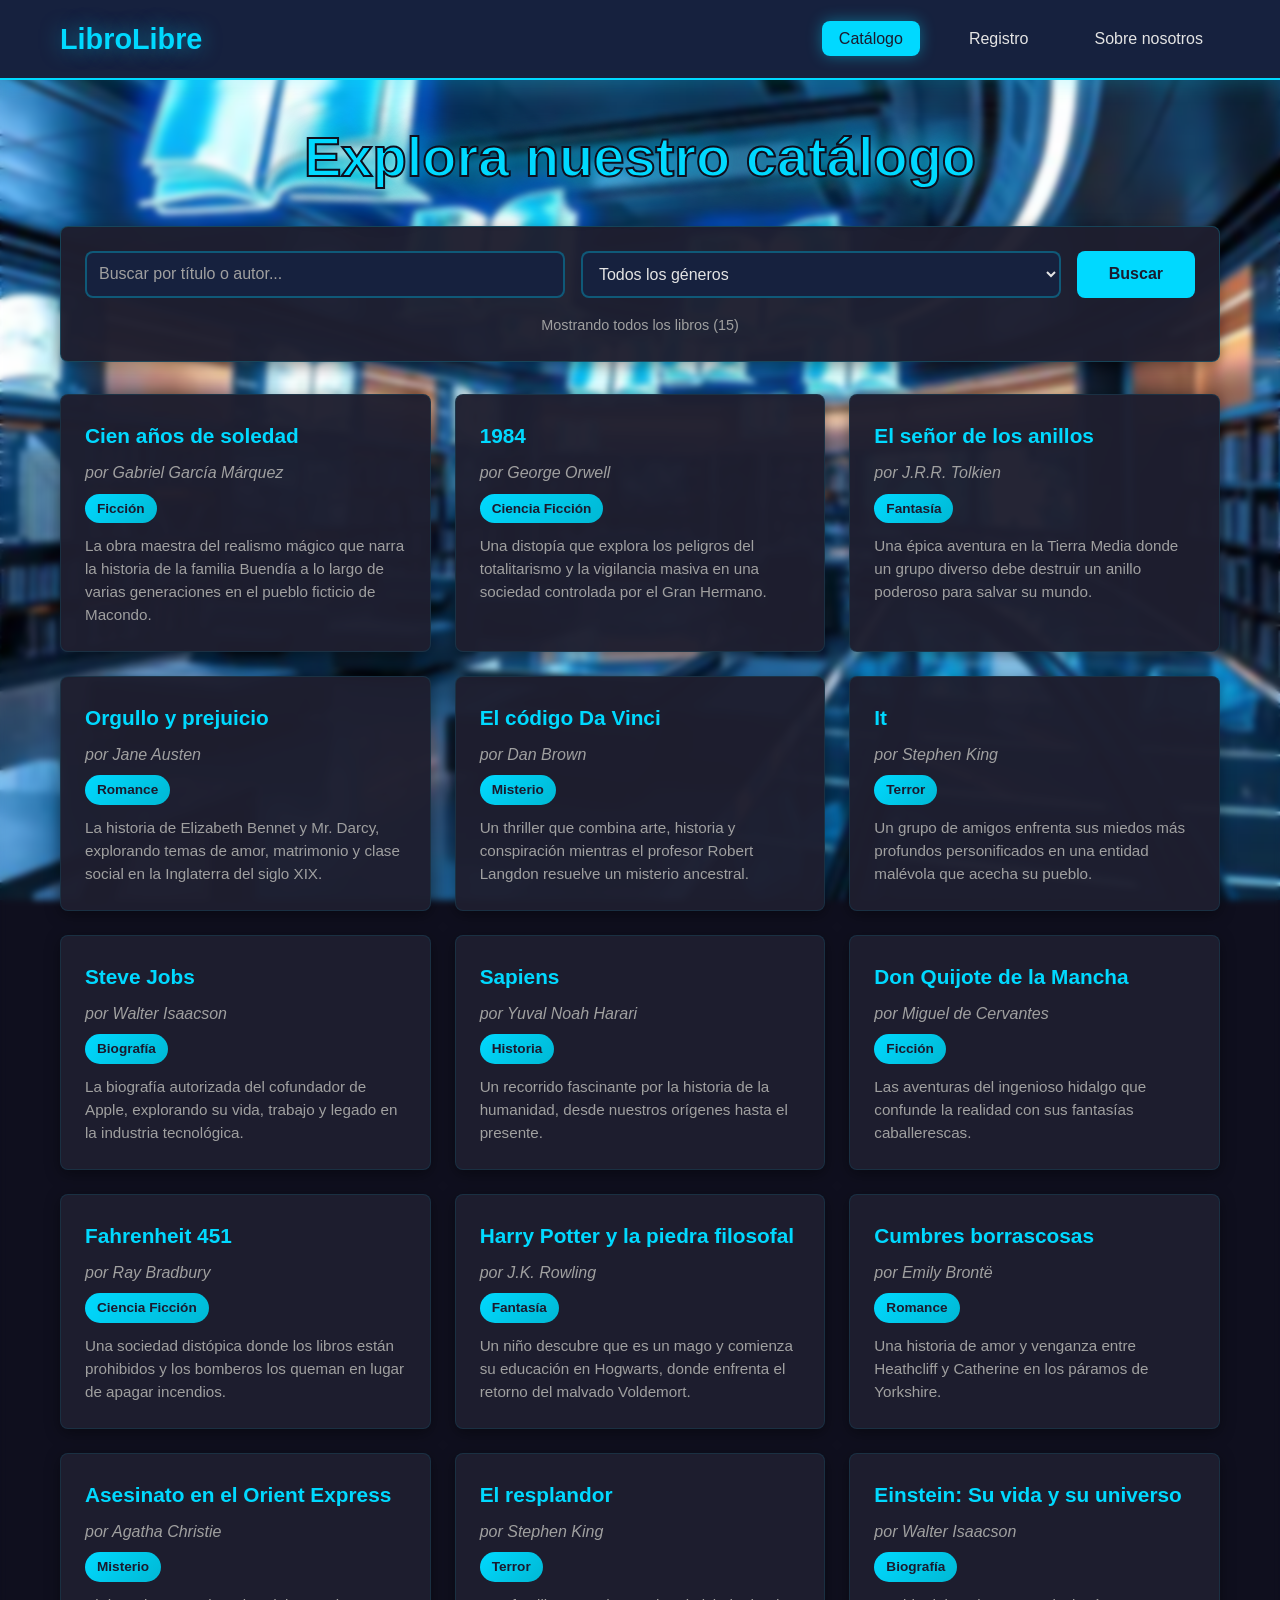
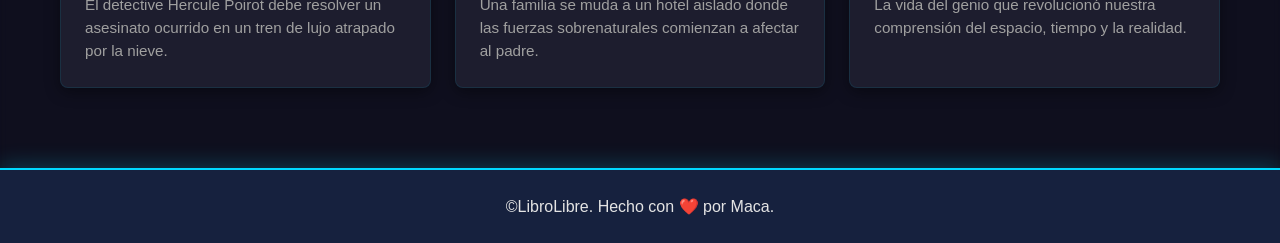
<file: index.html>
<!DOCTYPE html>
<html lang="es">

<head>
    <meta charset="UTF-8">
    <meta name="viewport" content="width=device-width, initial-scale=1.0">
    <title>LibroLibre - Biblioteca Digital</title>
    <link rel="stylesheet" href="./src/css/styles.css">
</head>

<!-- BOOTCAMP FULLSTACK JAVASCRIPT -->


<body>
    <nav class="navbar">
        <div class="container">
            <div class="logo">
                <h1>LibroLibre</h1>
            </div>
            <ul class="nav-links">
                <li><a href="#catalogo" class="nav-link active" data-section="catalogo">Catálogo</a></li>
                <li><a href="#registro" class="nav-link" data-section="registro">Registro</a></li>
                <li><a href="#nosotros" class="nav-link" data-section="nosotros">Sobre nosotros</a></li>
            </ul>
        </div>
    </nav>

    <main class="main-content">
        <section id="catalogo" class="section active">
            <div class="container">
                <h2 id="tituloCatalogo">Explora nuestro catálogo</h2>

                <div class="search-container">
                    <div class="search-box">
                        <input type="text" id="searchInput" class="search-input"
                            placeholder="Buscar por título o autor...">
                        <select id="genreFilter" class="genre-select">
                            <option value="">Todos los géneros</option>
                            <option value="Ficción">Ficción</option>
                            <option value="Ciencia Ficción">Ciencia Ficción</option>
                            <option value="Fantasía">Fantasía</option>
                            <option value="Romance">Romance</option>
                            <option value="Misterio">Misterio</option>
                            <option value="Terror">Terror</option>
                            <option value="Biografía">Biografía</option>
                            <option value="Historia">Historia</option>
                        </select>
                        <button id="searchBtn" class="search-btn">Buscar</button>
                    </div>
                    <div class="results-count">
                        <span id="resultsCount">Mostrando todos los libros</span>
                    </div>
                </div>

                <div id="bookList" class="book-grid">
                    <!-- Los libros se cargarán dinámicamente -->
                </div>

                <div id="noResults" class="no-results" style="display: none;">
                    <p>No se encontraron libros que coincidan con tu búsqueda</p>
                </div>
            </div>
        </section>

        <section id="registro" class="section">
            <div class="container">
                <div class="form-wrapper">
                    <h2>Crear cuenta</h2>
                    <p class="form-description">Regístrate para acceder a nuestra biblioteca completa</p>

                    <form id="registrationForm" class="registration-form" novalidate>
                        <div class="form-group">
                            <label for="nombre">Nombre completo</label>
                            <input type="text" id="nombre" name="nombre" class="form-input" required>
                            <span class="error-message"></span>
                        </div>

                        <div class="form-group">
                            <label for="email">Correo electrónico</label>
                            <input type="email" id="email" name="email" class="form-input" required>
                            <span class="error-message"></span>
                        </div>

                        <div class="form-group">
                            <label for="password">Contraseña</label>
                            <input type="password" id="password" name="password" class="form-input" required>
                            <span class="error-message"></span>
                        </div>

                        <div class="form-group">
                            <label for="confirmPassword">Confirmar contraseña</label>
                            <input type="password" id="confirmPassword" name="confirmPassword" class="form-input"
                                required>
                            <span class="error-message"></span>
                        </div>

                        <div class="form-group">
                            <label for="generoPreferido">Género literario preferido</label>
                            <select id="generoPreferido" name="generoPreferido" class="form-input" required>
                                <option value="">Selecciona un género</option>
                                <option value="Ficción">Ficción</option>
                                <option value="Ciencia Ficción">Ciencia Ficción</option>
                                <option value="Fantasía">Fantasía</option>
                                <option value="Romance">Romance</option>
                                <option value="Misterio">Misterio</option>
                                <option value="Terror">Terror</option>
                                <option value="Biografía">Biografía</option>
                                <option value="Historia">Historia</option>
                            </select>
                            <span class="error-message"></span>
                        </div>

                        <div class="form-group checkbox-group">
                            <input type="checkbox" id="terminos" name="terminos" required>
                            <label for="terminos">Acepto los términos y condiciones</label>
                            <span class="error-message"></span>
                        </div>

                        <button type="submit" class="submit-btn">Crear cuenta</button>
                    </form>

                    <div id="successMessage" class="success-message" style="display: none;">
                        <h3>¡Registro exitoso!</h3>
                        <p>Tu cuenta ha sido creada correctamente. Ahora puedes disfrutar de nuestra biblioteca.</p>
                    </div>
                </div>
            </div>
        </section>

        <section id="nosotros" class="section">
            <div class="container">
                <h2>Sobre nosotros</h2>
                <div class="about-content">
                    <p>LibroLibre nació de la pasión de tres amigos por la lectura y la tecnología. Creemos que el
                        acceso a la literatura debe ser universal y sin barreras.</p>

                    <div class="features">
                        <div class="feature-card">
                            <h3>Nuestra misión</h3>
                            <p>Democratizar el acceso a la cultura y el conocimiento mediante una plataforma digital
                                accesible para todos.</p>
                        </div>
                        <div class="feature-card">
                            <h3>Catálogo diverso</h3>
                            <p>Ofrecemos una amplia selección de libros electrónicos y audiolibros en múltiples géneros
                                literarios.</p>
                        </div>
                        <div class="feature-card">
                            <h3>Comunidad lectora</h3>
                            <p>Conectamos a lectores de todo el mundo, fomentando el intercambio cultural y literario.
                            </p>
                        </div>
                    </div>
                </div>
            </div>
        </section>
    </main>

    <footer class="footer">
        <div class="container">
            <p>&copy;LibroLibre. Hecho con ❤️ por Maca.</p>
        </div>
    </footer>

    <script src="app.js"></script>
</body>

</html>
</file>
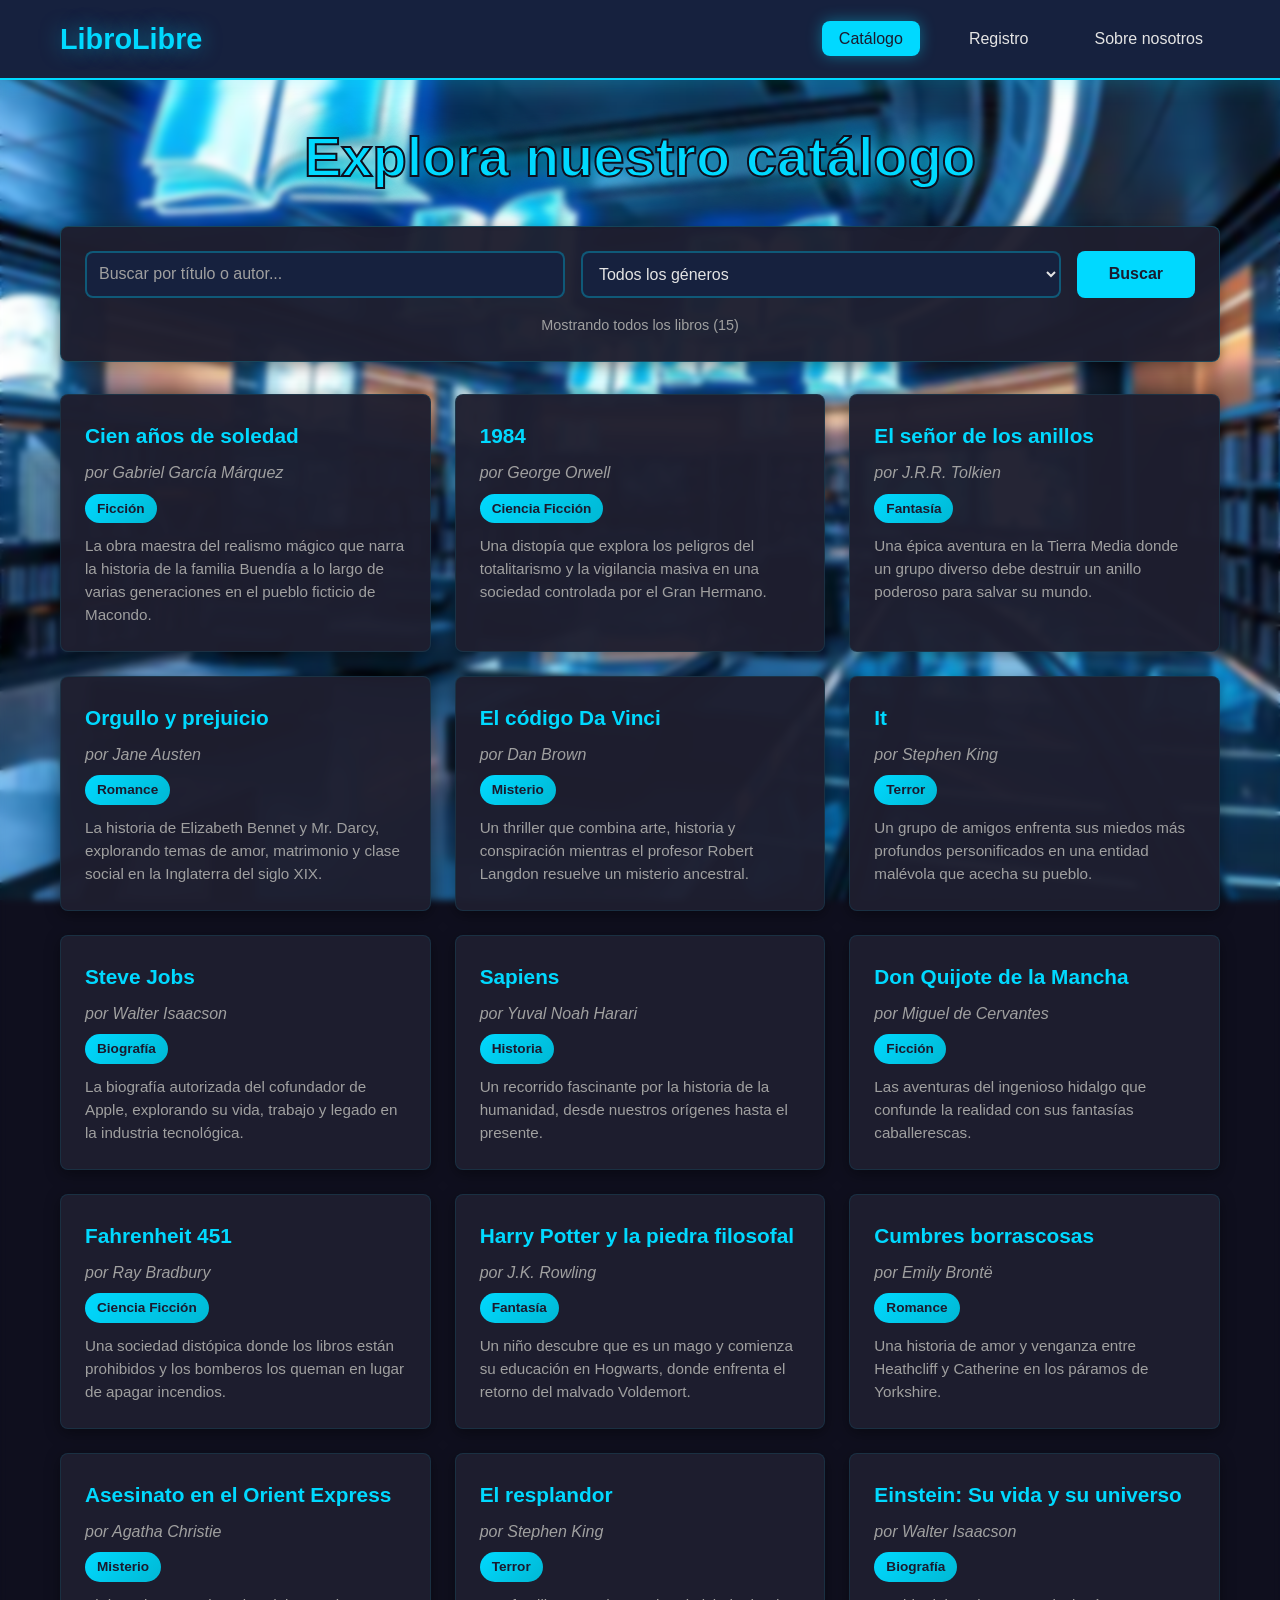
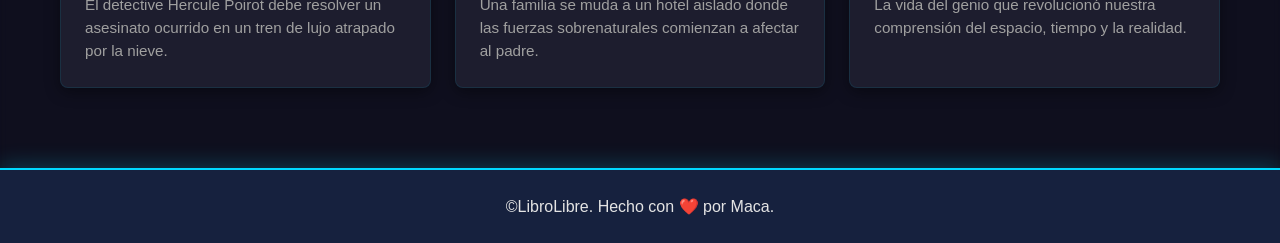
<file: LibroLibre_Maca.html>
<!DOCTYPE html>
<html lang="es">

<head>
    <meta charset="UTF-8">
    <meta name="viewport" content="width=device-width, initial-scale=1.0">
    <title>LibroLibre - Biblioteca Digital</title>
    <link rel="stylesheet" href="/src/css/styles.css">
</head>

<!-- BOOTCAMP FULLSTACK JAVASCRIPT -->


<body>
    <nav class="navbar">
        <div class="container">
            <div class="logo">
                <h1>LibroLibre</h1>
            </div>
            <ul class="nav-links">
                <li><a href="#catalogo" class="nav-link active" data-section="catalogo">Catálogo</a></li>
                <li><a href="#registro" class="nav-link" data-section="registro">Registro</a></li>
                <li><a href="#nosotros" class="nav-link" data-section="nosotros">Sobre nosotros</a></li>
            </ul>
        </div>
    </nav>

    <main class="main-content">
        <section id="catalogo" class="section active">
            <div class="container">
                <h2 id="tituloCatalogo">Explora nuestro catálogo</h2>

                <div class="search-container">
                    <div class="search-box">
                        <input type="text" id="searchInput" class="search-input"
                            placeholder="Buscar por título o autor...">
                        <select id="genreFilter" class="genre-select">
                            <option value="">Todos los géneros</option>
                            <option value="Ficción">Ficción</option>
                            <option value="Ciencia Ficción">Ciencia Ficción</option>
                            <option value="Fantasía">Fantasía</option>
                            <option value="Romance">Romance</option>
                            <option value="Misterio">Misterio</option>
                            <option value="Terror">Terror</option>
                            <option value="Biografía">Biografía</option>
                            <option value="Historia">Historia</option>
                        </select>
                        <button id="searchBtn" class="search-btn">Buscar</button>
                    </div>
                    <div class="results-count">
                        <span id="resultsCount">Mostrando todos los libros</span>
                    </div>
                </div>

                <div id="bookList" class="book-grid">
                    <!-- Los libros se cargarán dinámicamente -->
                </div>

                <div id="noResults" class="no-results" style="display: none;">
                    <p>No se encontraron libros que coincidan con tu búsqueda</p>
                </div>
            </div>
        </section>

        <section id="registro" class="section">
            <div class="container">
                <div class="form-wrapper">
                    <h2>Crear cuenta</h2>
                    <p class="form-description">Regístrate para acceder a nuestra biblioteca completa</p>

                    <form id="registrationForm" class="registration-form" novalidate>
                        <div class="form-group">
                            <label for="nombre">Nombre completo</label>
                            <input type="text" id="nombre" name="nombre" class="form-input" required>
                            <span class="error-message"></span>
                        </div>

                        <div class="form-group">
                            <label for="email">Correo electrónico</label>
                            <input type="email" id="email" name="email" class="form-input" required>
                            <span class="error-message"></span>
                        </div>

                        <div class="form-group">
                            <label for="password">Contraseña</label>
                            <input type="password" id="password" name="password" class="form-input" required>
                            <span class="error-message"></span>
                        </div>

                        <div class="form-group">
                            <label for="confirmPassword">Confirmar contraseña</label>
                            <input type="password" id="confirmPassword" name="confirmPassword" class="form-input"
                                required>
                            <span class="error-message"></span>
                        </div>

                        <div class="form-group">
                            <label for="generoPreferido">Género literario preferido</label>
                            <select id="generoPreferido" name="generoPreferido" class="form-input" required>
                                <option value="">Selecciona un género</option>
                                <option value="Ficción">Ficción</option>
                                <option value="Ciencia Ficción">Ciencia Ficción</option>
                                <option value="Fantasía">Fantasía</option>
                                <option value="Romance">Romance</option>
                                <option value="Misterio">Misterio</option>
                                <option value="Terror">Terror</option>
                                <option value="Biografía">Biografía</option>
                                <option value="Historia">Historia</option>
                            </select>
                            <span class="error-message"></span>
                        </div>

                        <div class="form-group checkbox-group">
                            <input type="checkbox" id="terminos" name="terminos" required>
                            <label for="terminos">Acepto los términos y condiciones</label>
                            <span class="error-message"></span>
                        </div>

                        <button type="submit" class="submit-btn">Crear cuenta</button>
                    </form>

                    <div id="successMessage" class="success-message" style="display: none;">
                        <h3>¡Registro exitoso!</h3>
                        <p>Tu cuenta ha sido creada correctamente. Ahora puedes disfrutar de nuestra biblioteca.</p>
                    </div>
                </div>
            </div>
        </section>

        <section id="nosotros" class="section">
            <div class="container">
                <h2>Sobre nosotros</h2>
                <div class="about-content">
                    <p>LibroLibre nació de la pasión de tres amigos por la lectura y la tecnología. Creemos que el
                        acceso a la literatura debe ser universal y sin barreras.</p>

                    <div class="features">
                        <div class="feature-card">
                            <h3>Nuestra misión</h3>
                            <p>Democratizar el acceso a la cultura y el conocimiento mediante una plataforma digital
                                accesible para todos.</p>
                        </div>
                        <div class="feature-card">
                            <h3>Catálogo diverso</h3>
                            <p>Ofrecemos una amplia selección de libros electrónicos y audiolibros en múltiples géneros
                                literarios.</p>
                        </div>
                        <div class="feature-card">
                            <h3>Comunidad lectora</h3>
                            <p>Conectamos a lectores de todo el mundo, fomentando el intercambio cultural y literario.
                            </p>
                        </div>
                    </div>
                </div>
            </div>
        </section>
    </main>

    <footer class="footer">
        <div class="container">
            <p>&copy;LibroLibre. Hecho con ❤️ por Maca.</p>
        </div>
    </footer>

    <script src="app.js"></script>
</body>

</html>
</file>
<file: src/css/styles.css>
body {
    background-image: url("../img/libreria_futurista.webp");
    backdrop-filter: blur(3px);
    background-size: cover;
    background-position: center;
    background-repeat: no-repeat;
    background-attachment: fixed;
}

* {
    margin: 0;
    padding: 0;
    box-sizing: border-box;
}

::selection {
    background-color: var(--turquoise);
    color: var(--primary-color);
}

::-webkit-scrollbar {
    width: 10px;
}

::-webkit-scrollbar-track {
    background: var(--secondary-color);
}

::-webkit-scrollbar-thumb {
    background: var(--turquoise);
    border-radius: 5px;
}

::-webkit-scrollbar-thumb:hover {
    background: var(--turquoise-light);
}

/* Variuables definidas */

:root {
    --primary-color: #1a1a2e;
    --secondary-color: #16213e;
    --accent-color: #00d9ff;
    --turquoise: #00d9ff;
    --turquoise-dark: #00b8d4;
    --turquoise-light: #4de8ff;
    --text-color: #e4e4e4;
    --text-muted: #a0a0a0;
    --dark-bg: #0f0f1e;
    --card-bg: #1e1e2f;
    --success-color: #00ffa3;
    --error-color: #ff4d6d;
    --border-radius: 8px;
    --transition: all 0.3s ease;
    /* explorando las animaciones de CSS */
}

body {
    font-family: 'Segoe UI', Tahoma, Geneva, Verdana, sans-serif;
    line-height: 1.6;
    color: var(--text-color);
    background-color: var(--dark-bg);
}

.container {
    max-width: 1200px;
    margin: 0 auto;
    padding: 0 20px;
}

/* Navbar */
.navbar {
    background-color: var(--secondary-color);
    color: var(--text-color);
    padding: 1rem 0;
    position: sticky;
    top: 0;
    z-index: 100;
    box-shadow: 0 4px 20px rgba(0, 217, 255, 0.2);
    border-bottom: 2px solid var(--turquoise);
}

.navbar .container {
    display: flex;
    justify-content: space-between;
    align-items: center;
}

.logo h1 {
    font-size: 1.8rem;
    color: var(--turquoise);
    text-shadow: 0 0 20px rgba(0, 217, 255, 0.5);
}

.nav-links {
    display: flex;
    list-style: none;
    gap: 2rem;
}

.nav-link {
    color: var(--text-color);
    text-decoration: none;
    padding: 0.5rem 1rem;
    border-radius: var(--border-radius);
    transition: var(--transition);
    border: 1px solid transparent;
}

.nav-link:hover {
    background-color: rgba(0, 217, 255, 0.1);
    border-color: var(--turquoise);
    color: var(--turquoise);
}

.nav-link.active {
    background-color: var(--turquoise);
    color: var(--primary-color);
    box-shadow: 0 0 15px rgba(0, 217, 255, 0.4);
}

/* Contenido principal */
.main-content {
    min-height: calc(100vh - 140px);
    padding: 2rem 0;
}

.section {
    display: none;
}

.section.active {
    display: block;
}

.section h2 {
    color: var(--turquoise);
    font-size: 2rem;
    margin-bottom: 1.5rem;
    text-align: center;
    text-shadow: 0 0 20px rgba(0, 217, 255, 0.3);
}

#tituloCatalogo {
    font-size: 3.5rem;
    color: var(--turquoise);
    -webkit-text-stroke: 2px var(--dark-bg);
    /* queria un borde para el texto y solo encontré este método */
    /* text-stroke: 2px var(--dark-bg); */
    text-shadow: 0 0 30px var(--turquoise), 0 0 50px rgba(0, 0, 0, 0.7);
    margin-bottom: 1.5rem;
    text-align: center;
}

/* Contenedor de búsqueda */
.search-container {
    background-color: rgba(30, 30, 47, 0.97);
    padding: 1.5rem;
    border-radius: var(--border-radius);
    box-shadow: 0 4px 15px rgba(0, 0, 0, 0.4);
    margin-bottom: 2rem;
    border: 1px solid rgba(0, 217, 255, 0.2);
}

.search-box {
    display: flex;
    gap: 1rem;
    margin-bottom: 1rem;
    flex-wrap: wrap;
}

.search-input,
.genre-select {
    flex: 1;
    min-width: 200px;
    padding: 0.75rem;
    border: 2px solid rgba(0, 217, 255, 0.3);
    border-radius: var(--border-radius);
    font-size: 1rem;
    transition: var(--transition);
    background-color: var(--secondary-color);
    color: var(--text-color);
}

.genre-select option {
    background-color: var(--secondary-color);
    color: var(--text-color);
}

.search-input::placeholder {
    color: var(--text-muted);
}

.search-input:focus,
.genre-select:focus {
    outline: none;
    border-color: var(--turquoise);
    box-shadow: 0 0 15px rgba(0, 217, 255, 0.3);
}

.search-btn {
    padding: 0.75rem 2rem;
    background-color: var(--turquoise);
    color: var(--primary-color);
    border: none;
    border-radius: var(--border-radius);
    font-size: 1rem;
    font-weight: 600;
    cursor: pointer;
    transition: var(--transition);
}

.search-btn:hover {
    background-color: var(--turquoise-light);
    transform: translateY(-2px);
    box-shadow: 0 5px 20px rgba(0, 217, 255, 0.4);
}

.results-count {
    color: var(--text-muted);
    font-size: 0.9rem;
    text-align: center;
}

/* Galería de libros */
.book-grid {
    display: grid;
    grid-template-columns: repeat(auto-fill, minmax(280px, 1fr));
    gap: 1.5rem;
}

.book-card {
    background-color: rgba(30, 30, 47, 0.97);
    backdrop-filter: blur(5px);
    border-radius: var(--border-radius);
    padding: 1.5rem;
    box-shadow: 0 4px 15px rgba(0, 0, 0, 0.4);
    transition: var(--transition);
    border: 1px solid rgba(0, 217, 255, 0.1);
}

.book-card:hover {
    transform: translateY(-5px);
    box-shadow: 0 8px 25px rgba(0, 217, 255, 0.3);
    border-color: var(--turquoise);
}

.book-card h3 {
    color: var(--turquoise);
    font-size: 1.3rem;
    margin-bottom: 0.5rem;
}

.book-author {
    color: var(--text-muted);
    font-style: italic;
    margin-bottom: 0.5rem;
}

.book-genre {
    display: inline-block;
    background: linear-gradient(135deg, var(--turquoise), var(--turquoise-dark));
    color: var(--primary-color);
    padding: 0.25rem 0.75rem;
    border-radius: 20px;
    font-size: 0.85rem;
    font-weight: 600;
    margin-bottom: 0.75rem;
}

.book-synopsis {
    color: var(--text-muted);
    line-height: 1.5;
    font-size: 0.95rem;
}

.no-results {
    text-align: center;
    padding: 3rem;
    background-color: var(--card-bg);
    border-radius: var(--border-radius);
    border: 1px solid rgba(0, 217, 255, 0.2);
}

.no-results p {
    color: var(--text-muted);
    font-size: 1.2rem;
}

/* Formulario de registro */
.form-wrapper {
    max-width: 600px;
    margin: 0 auto;
    background-color: var(--card-bg);
    padding: 2rem;
    border-radius: var(--border-radius);
    box-shadow: 0 4px 15px rgba(0, 0, 0, 0.4);
    border: 1px solid rgba(0, 217, 255, 0.2);
}

.form-description {
    text-align: center;
    color: var(--text-muted);
    margin-bottom: 2rem;
}

.registration-form {
    display: flex;
    flex-direction: column;
    gap: 1.5rem;
}

.form-group {
    display: flex;
    flex-direction: column;
}

.form-group label {
    color: var(--turquoise);
    font-weight: 500;
    margin-bottom: 0.5rem;
}

.form-input {
    padding: 0.75rem;
    border: 2px solid rgba(0, 217, 255, 0.3);
    border-radius: var(--border-radius);
    font-size: 1rem;
    transition: var(--transition);
    background-color: var(--secondary-color);
    color: var(--text-color);
}

.form-input::placeholder {
    color: var(--text-muted);
}

.form-input option {
    background-color: var(--secondary-color);
    color: var(--text-color);
}

.form-input:focus {
    outline: none;
    border-color: var(--turquoise);
    box-shadow: 0 0 15px rgba(0, 217, 255, 0.3);
}

.form-input.error {
    border-color: var(--error-color);
}

.error-message {
    color: var(--error-color);
    font-size: 0.85rem;
    margin-top: 0.25rem;
    min-height: 20px;
}

.checkbox-group {
    flex-direction: row;
    align-items: center;
    gap: 0.5rem;
}

.checkbox-group input[type="checkbox"] {
    width: auto;
    margin: 0;
    accent-color: var(--turquoise);
}

.checkbox-group label {
    margin: 0;
    color: var(--text-color);
}

.submit-btn {
    padding: 1rem;
    background: linear-gradient(135deg, var(--turquoise), var(--turquoise-dark));
    color: var(--primary-color);
    border: none;
    border-radius: var(--border-radius);
    font-size: 1.1rem;
    font-weight: 600;
    cursor: pointer;
    transition: var(--transition);
}

.submit-btn:hover {
    background: linear-gradient(135deg, var(--turquoise-light), var(--turquoise));
    transform: translateY(-2px);
    box-shadow: 0 5px 20px rgba(0, 217, 255, 0.4);
}

.success-message {
    text-align: center;
    padding: 2rem;
    background-color: rgba(0, 255, 163, 0.1);
    border: 2px solid var(--success-color);
    border-radius: var(--border-radius);
}

.success-message h3 {
    color: var(--success-color);
    margin-bottom: 0.5rem;
    text-shadow: 0 0 10px rgba(0, 255, 163, 0.3);
}

.success-message p {
    color: var(--text-color);
}

/* Sección sobre nosotros */
.about-content {
    background-color: var(--card-bg);
    padding: 2rem;
    border-radius: var(--border-radius);
    box-shadow: 0 4px 15px rgba(0, 0, 0, 0.4);
    border: 1px solid rgba(0, 217, 255, 0.2);
}

.about-content>p {
    text-align: center;
    font-size: 1.1rem;
    margin-bottom: 2rem;
    line-height: 1.8;
    color: var(--text-color);
}

.features {
    display: grid;
    grid-template-columns: repeat(auto-fit, minmax(250px, 1fr));
    gap: 1.5rem;
    margin-top: 2rem;
}

.feature-card {
    padding: 1.5rem;
    background-color: var(--secondary-color);
    border-radius: var(--border-radius);
    text-align: center;
    border: 1px solid rgba(0, 217, 255, 0.3);
    transition: var(--transition);
}

.feature-card:hover {
    transform: translateY(-5px);
    border-color: var(--turquoise);
    box-shadow: 0 5px 20px rgba(0, 217, 255, 0.3);
}

.feature-card h3 {
    color: var(--turquoise);
    margin-bottom: 1rem;
}

.feature-card p {
    color: var(--text-muted);
}

/* Footer */
.footer {
    background-color: var(--secondary-color);
    color: var(--text-color);
    text-align: center;
    padding: 1.5rem 0;
    margin-top: 3rem;
    border-top: 2px solid var(--turquoise);
    box-shadow: 0 -4px 20px rgba(0, 217, 255, 0.2);
}

/* Diseño responsive */
@media (max-width: 768px) {
    .navbar .container {
        flex-direction: column;
        gap: 1rem;
    }

    .nav-links {
        gap: 1rem;
    }

    .search-box {
        flex-direction: column;
    }

    .search-input,
    .genre-select,
    .search-btn {
        width: 100%;
    }

    .book-grid {
        grid-template-columns: 1fr;
    }

    .section h2 {
        font-size: 1.5rem;
    }

    .features {
        grid-template-columns: 1fr;
    }
}

@media (max-width: 480px) {
    .logo h1 {
        font-size: 1.5rem;
    }

    .nav-links {
        flex-direction: column;
        width: 100%;
        text-align: center;
    }

    .form-wrapper {
        padding: 1.5rem;
    }
}
</file>
